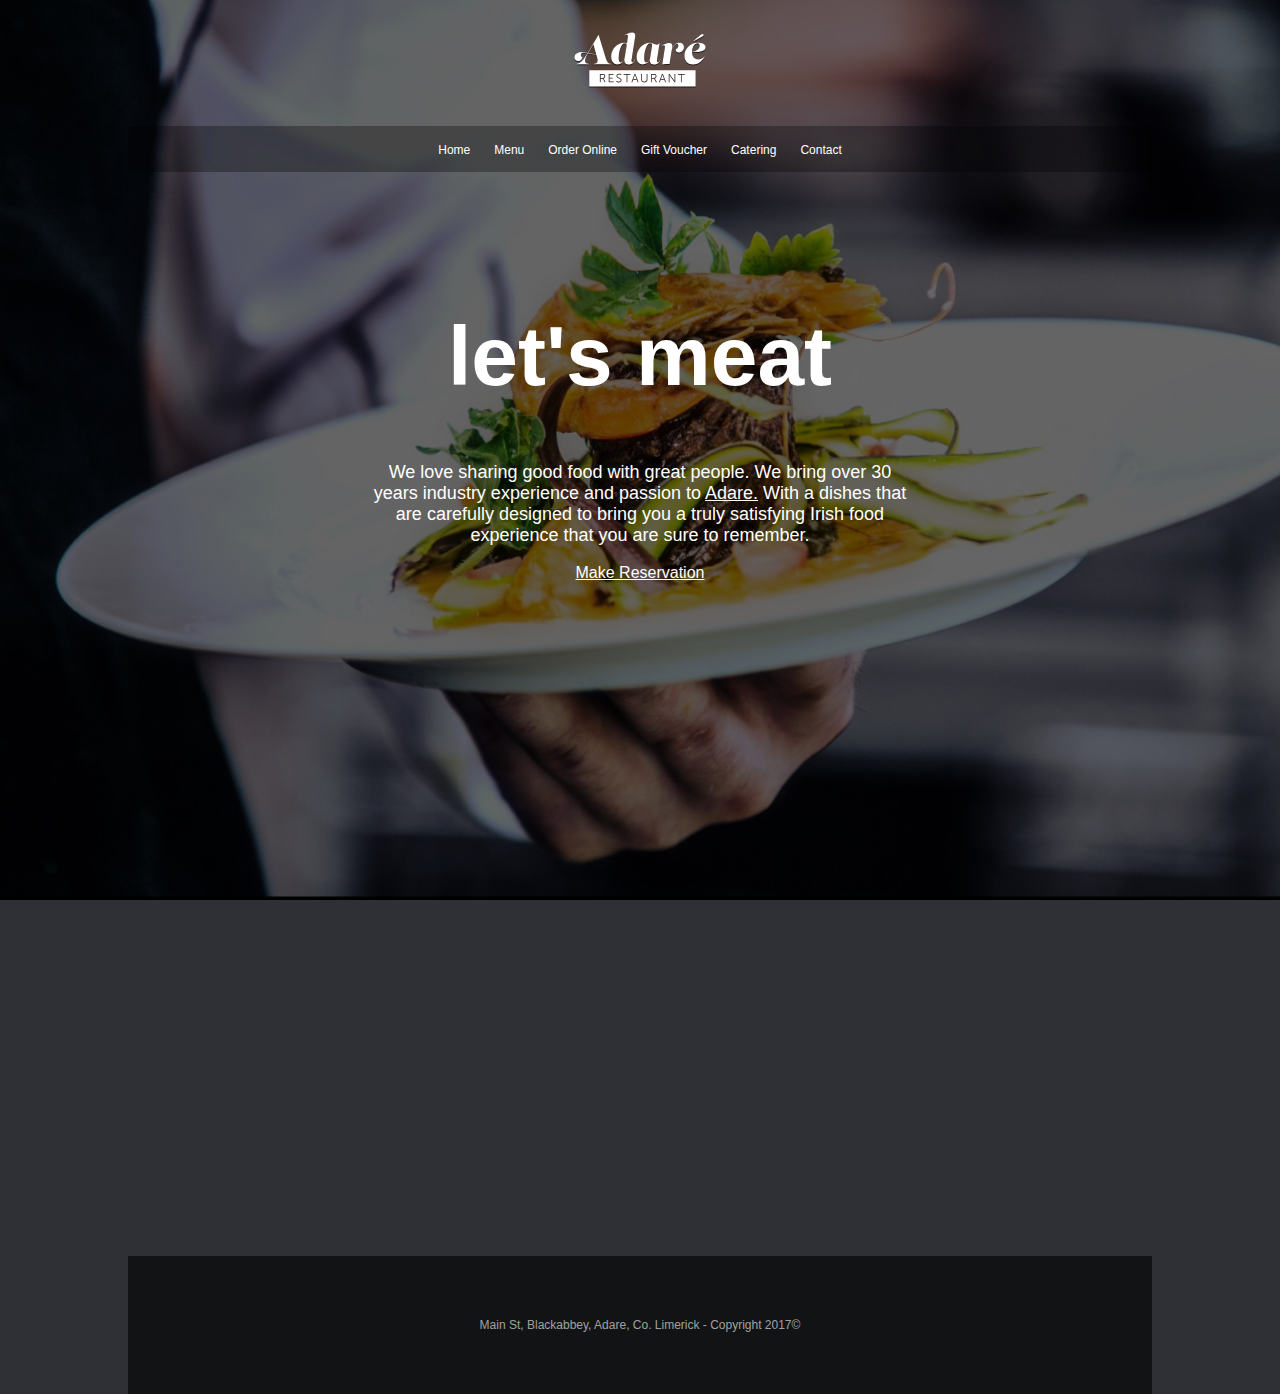
<file: 2024 Projects/Projects 1/index.html>
<!DOCTYPE html>
<html lang="en">
<head>
    <meta charset="UTF-8">
    <meta name="viewport" content="width=device-width, initial-scale=1.0">
    <title>Adare Restaurant</title>
    <link rel="stylesheet" href="style.css">
</head>
<body>

    <div class="container">
        <header>
            <img src="images/logo-adare-restaurant.png" alt="Logo for Adare Restaurant">
        </header>
    
        <nav>
            <a href="#">Home</a>
            <a href="#">Menu</a>
            <a href="#">Order Online</a>
            <a href="#">Gift Voucher</a>
            <a href="#">Catering</a>
            <a href="#">Contact</a>


        </nav>
    
        <main>
            <h1>let's meat</h1>
            <p>We love sharing good food with great people. We bring over 30 years industry experience and passion to <a href="#">Adare.</a> With a dishes that are carefully designed to bring you a truly satisfying Irish food experience that you are sure to remember. </p>
            <a href="mailto:angeljovanoski7@gmail.com?Subject=Reservations">Make Reservation</a>


        </main>
    <section class="maps">
        <iframe src="https://www.google.com/maps/embed?pb=!1m18!1m12!1m3!1d2425.3036599863717!2d-8.79400224672819!3d52.56411961338945!2m3!1f0!2f0!3f0!3m2!1i1024!2i768!4f13.1!3m3!1m2!1s0x485b47d17f22cc03%3A0xf1e7c6ddee4b06c5!2sThe%20Arches%20Restaurant%20Adare!5e0!3m2!1sen!2smk!4v1718119625977!5m2!1sen!2smk" width="1024" height="500" style="border:0;" allowfullscreen="" loading="lazy" referrerpolicy="no-referrer-when-downgrade"></iframe>
    </section>
        <footer>
            <p>Main St, Blackabbey, Adare, Co. Limerick - Copyright 2017©</p>

        </footer>
    
    </div>



</body>
</html>
</file>
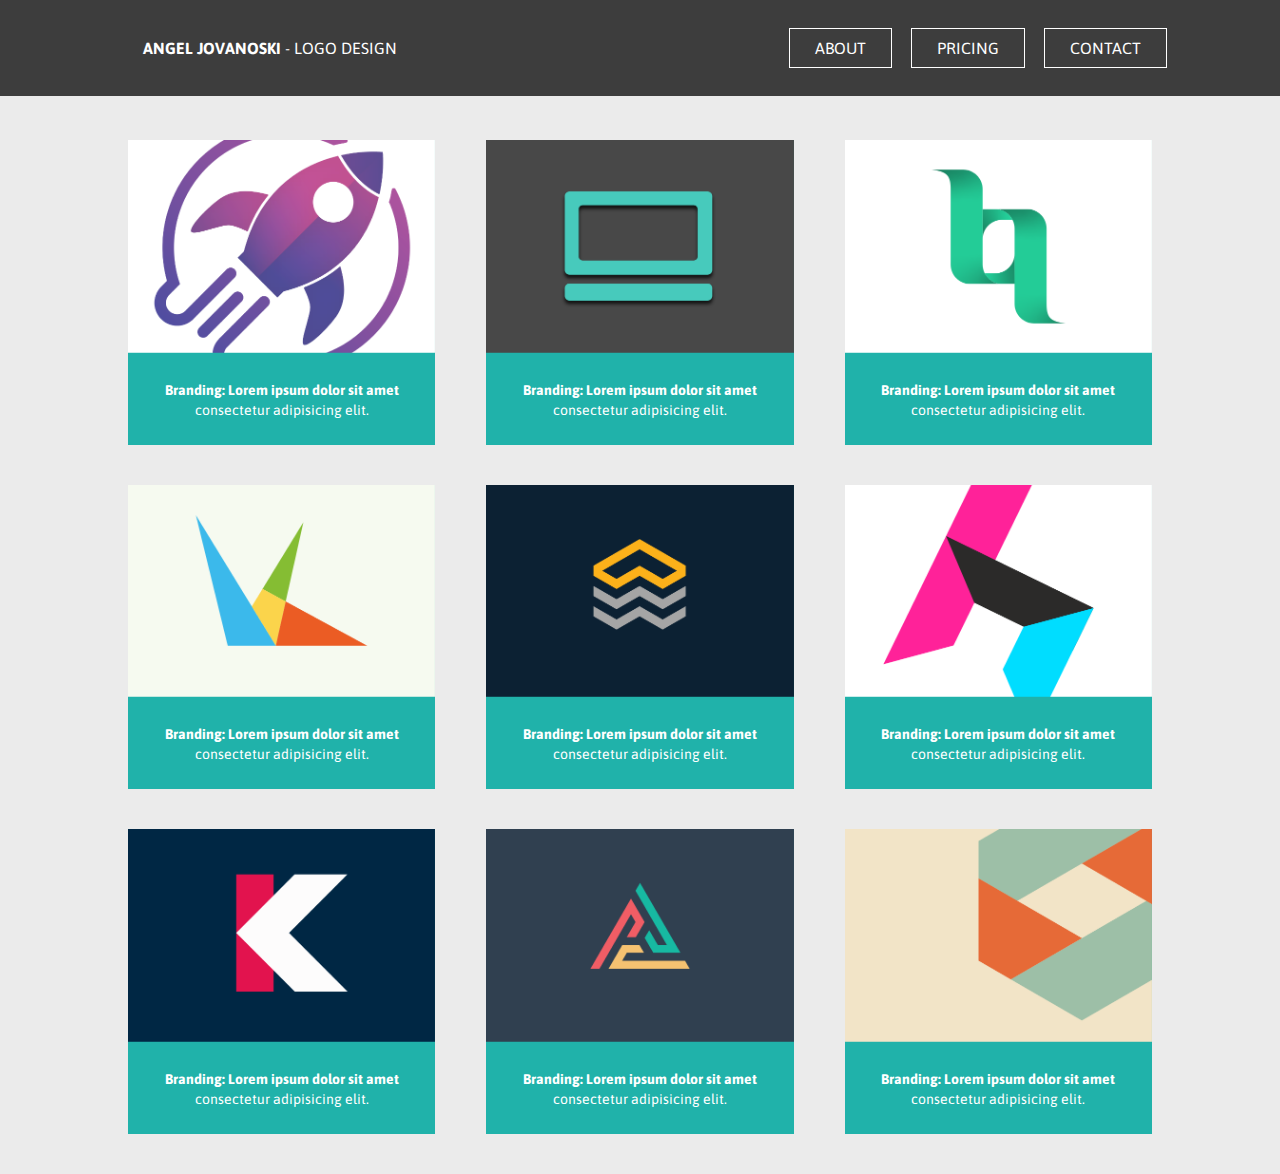
<file: 2024 Projects/Projects 3/index.html>
<!DOCTYPE html>
<html lang="en">
<head>
    <meta charset="UTF-8">
    <meta name="viewport" content="width=device-width, initial-scale=1.0">
    <title>Angel Jovanoski Web Design</title>
    <link rel="stylesheet" href="cssreset.css">
    <link rel="stylesheet" href="style.css">

    <!-- Fonts Embed -->
    <link rel="preconnect" href="https://fonts.googleapis.com">
    <link rel="preconnect" href="https://fonts.gstatic.com" crossorigin>
    <link href="https://fonts.googleapis.com/css2?family=Asap:ital,wght@0,100..900;1,100..900&display=swap" rel="stylesheet">
</head>
<body>


    <div class="header-container"> 
        <header>
            <div class="logo"><span class="bold">ANGEL JOVANOSKI</span> - LOGO DESIGN</div>
            <nav>
                <a href="#">ABOUT</a>
                <a href="#">PRICING</a>
                <a href="#">CONTACT</a>
                </nav>

                <div class="mobWrapper">

                    <img src="img/icon-burger-menu.svg" alt="" style="width: 30px;" class="burgerMenu">

                    <div class="dropDown">
                        <a href="#" class="navbutton">ABOUT</a>
                        <a href="#" class="navbutton">PRICING</a>
                        <a href="#" class="navbutton">CONTACT</a>
                    </div>


                </div>

        </header>
    </div>

    <div class="container">

        <div class="col"><img src="img/image1@2x.png" alt=""><p>Branding: Lorem ipsum dolor sit amet consectetur adipisicing elit.</p></div>
        <div class="col"><img src="img/image2@2x.png" alt=""><p>Branding: Lorem ipsum dolor sit amet consectetur adipisicing elit.</p></div>
        <div class="col"><img src="img/image3@2x.png" alt=""><p>Branding: Lorem ipsum dolor sit amet consectetur adipisicing elit.</p></div>
        <div class="col"><img src="img/image4@2x.png" alt=""><p>Branding: Lorem ipsum dolor sit amet consectetur adipisicing elit.</p></div>
        <div class="col hide-mobile"><img src="img/image5@2x.png" alt=""><p>Branding: Lorem ipsum dolor sit amet consectetur adipisicing elit.</p></div>
        <div class="col hide-mobile"><img src="img/image6@2x.png" alt=""><p>Branding: Lorem ipsum dolor sit amet consectetur adipisicing elit.</p></div>
        <div class="col hide-mobile"><img src="img/image7@2x.png " alt=""><p>Branding: Lorem ipsum dolor sit amet consectetur adipisicing elit.</p></div>
        <div class="col hide-mobile"><img src="img/image8@2x.png" alt=""><p>Branding: Lorem ipsum dolor sit amet consectetur adipisicing elit.</p></div>
        <div class="col hide-mobile"><img src="img/image9@2x.png" alt=""><p>Branding: Lorem ipsum dolor sit amet consectetur adipisicing elit.</p></div>
        <div class="col hide-desktop-only"><img src="img/image10@2x.png" alt=""><p>Branding: Lorem ipsum dolor sit amet consectetur adipisicing elit.</p>    </div>





    </div>

    <div class="footer-container">
        <footer>

        </footer>
    </div>

    <script src="https://code.jquery.com/jquery-3.7.1.js" integrity="sha256-eKhayi8LEQwp4NKxN+CfCh+3qOVUtJn3QNZ0TciWLP4=" crossorigin="anonymous"></script>
    <script src="scripts.js"></script>  
</body>
</html>
</file>
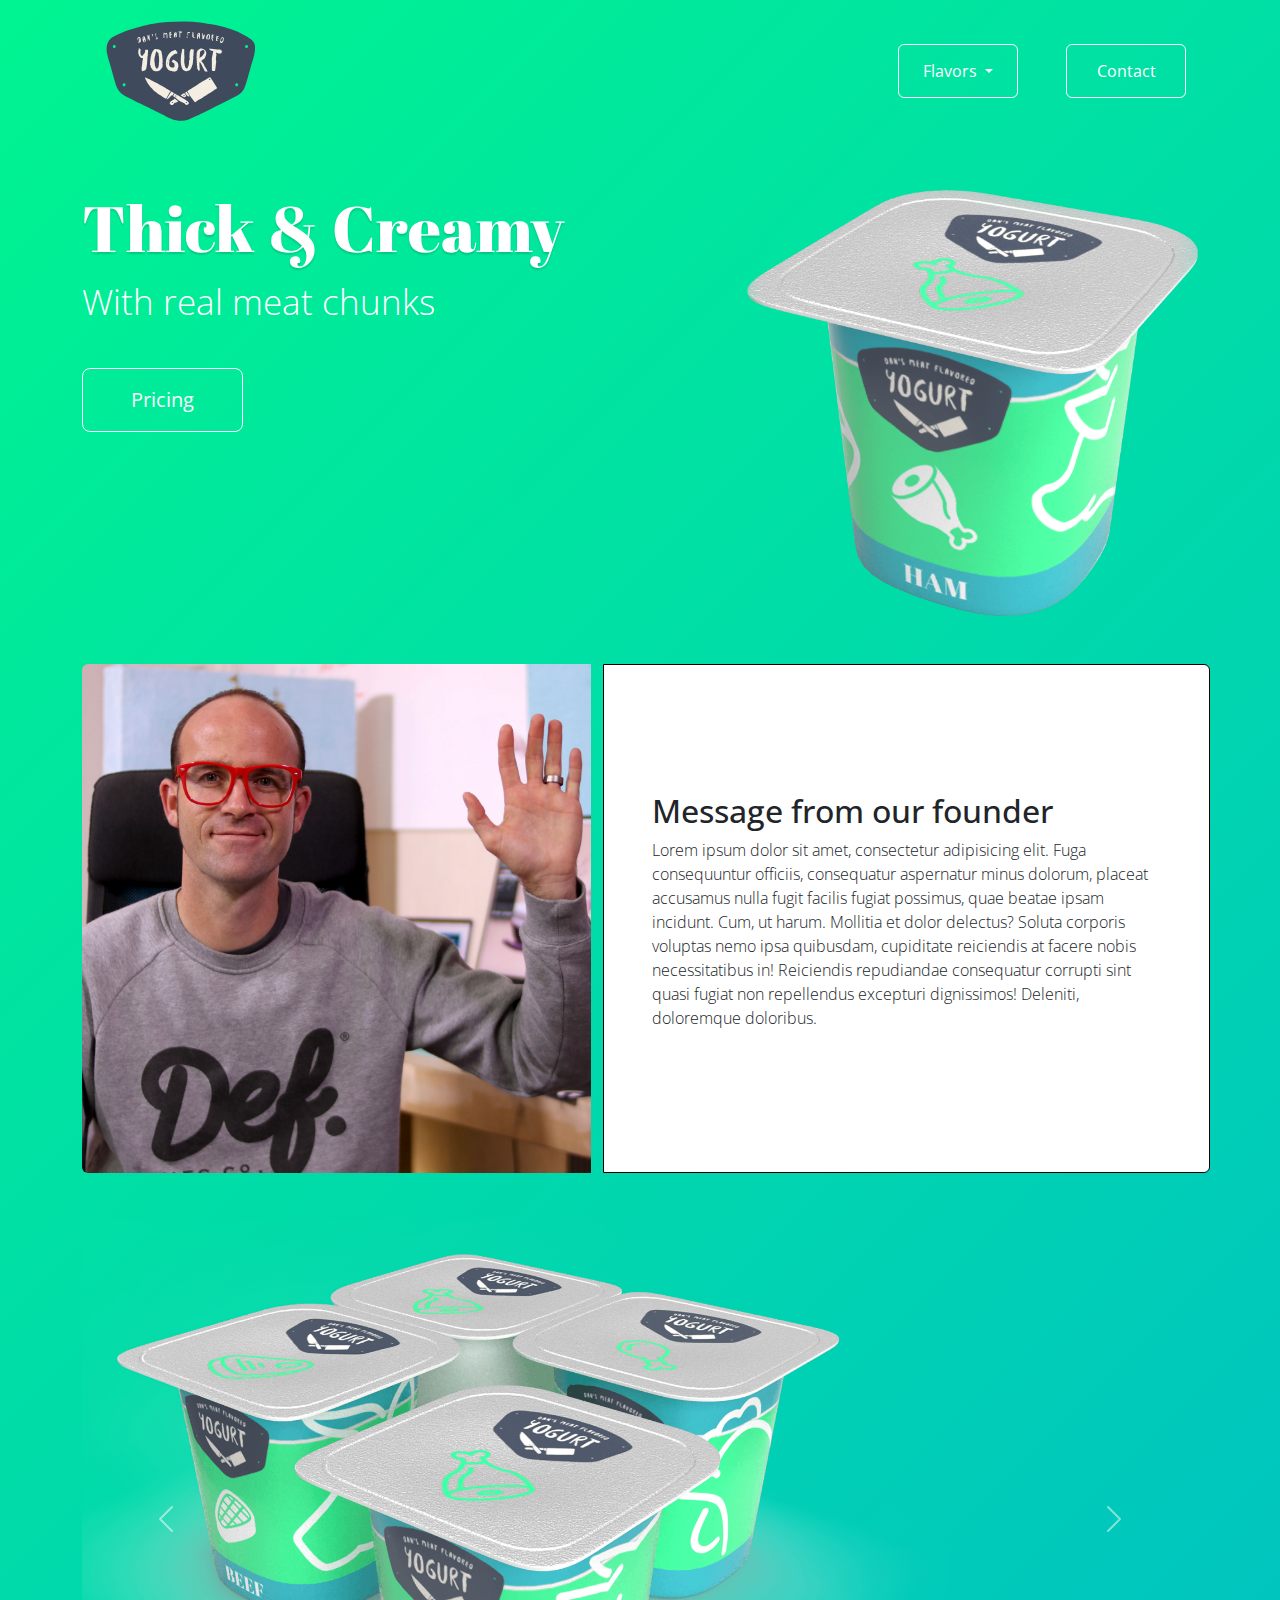
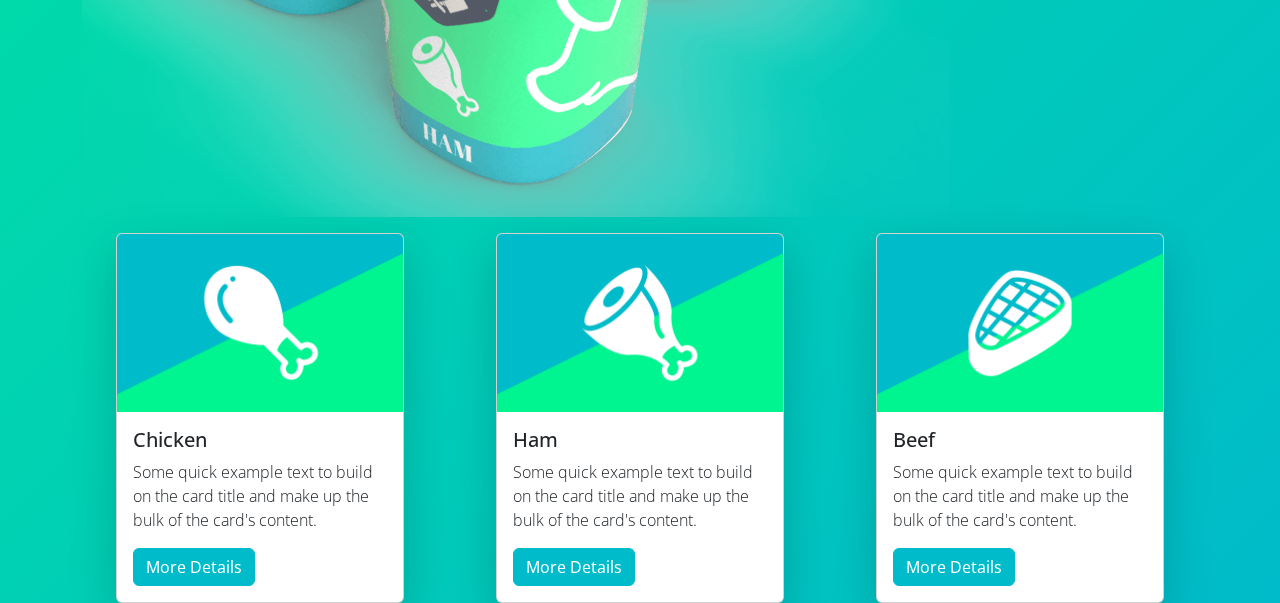
<file: 2024 Projects/Projects 4/index.html>
<!DOCTYPE html>
<html lang="en">

<head>
  <meta charset="UTF-8">
  <meta name="viewport" content="width=device-width, initial-scale=1, shrink-to-fit=no">
  <title>Document</title>

  <!-- Fonts -->
  <link rel="preconnect" href="https://fonts.googleapis.com">
  <link rel="preconnect" href="https://fonts.gstatic.com" crossorigin>
  <link
    href="https://fonts.googleapis.com/css2?family=Abril+Fatface&family=Open+Sans:ital,wght@0,300..800;1,300..800&display=swap"
    rel="stylesheet">

  <!-- Bootstrap -->
  <link href="https://cdn.jsdelivr.net/npm/bootstrap@5.3.3/dist/css/bootstrap.min.css" rel="stylesheet"
    integrity="sha384-QWTKZyjpPEjISv5WaRU9OFeRpok6YctnYmDr5pNlyT2bRjXh0JMhjY6hW+ALEwIH" crossorigin="anonymous">

  <!-- Personal CSS -->
  <link rel="stylesheet" href="style.css">

</head>


<body>

  <!-- Navigation Bar -->

  <div class="container">
    <nav class="navbar navbar-expand-lg navbar-dark">
      <div class="container-fluid">
        <nav class="navbar">
          <div class="container">
            <a class="navbar-brand" href="#">
              <img src="images/logo-dans-meat-yogurt.svg" alt="Bootstrap" width="150" height="100">
            </a>
          </div>
        </nav>
        <button class="navbar-toggler" type="button" data-bs-toggle="collapse" data-bs-target="#navbarSupportedContent"
          aria-controls="navbarSupportedContent" aria-expanded="false" aria-label="Toggle navigation">
          <span class="navbar-toggler-icon"></span>
        </button>
        <div class="collapse navbar-collapse" id="navbarSupportedContent">
          <ul class="navbar-nav ms-auto mb-2 mb-lg-0 float-end">

            <li class="nav-item dropdown btn btn-outline-light me-5" style="width: 120px;">
              <a class="nav-link dropdown-toggle text-white" href="#" role="button" data-bs-toggle="dropdown"
                aria-expanded="false">
                Flavors
              </a>
              <ul class="dropdown-menu">
                <li><a class="dropdown-item" href="#">Ham</a></li>
                <li><a class="dropdown-item" href="#">Beef</a></li>
                <li><a class="dropdown-item" href="#">Chicken</a></li>
                <li><a class="dropdown-item" href="#">Fish</a></li>
              </ul>
            </li>


            <li class="nav-item btn btn-outline-light" style="width: 120px;">
              <a class="nav-link text-white" href="#">Contact</a>
            </li>





          </ul>
        </div>
      </div>
    </nav>


    <!-- Jumbotron -->

    <div class="jumbotron mt-5">
      <div class="row">

        <div class="col-12 col-md-7 text-center text-md-start">
          <h1 class="display-3 text-white dropshadow">Thick & Creamy</h1>
          <p class="lead">With real meat chunks</p>
          <a class="btn btn-outline-light btn-lg mt-4 px-5 py-3 mb-5 mb-md-0" href="#" role="button">Pricing</a>
        </div>

        <div class="col-12 col-md-5">
          <img src="images/hero1.png" class="img-fluid" alt="Meat yogurt">
        </div>
      </div>
    </div>


    <!-- Message from founder -->
    <div class="row my-5">
      <div class="col-12 col-lg 5 d-md-none d-lg-block"><img src="images/headshot-dan.jpg" class="img-fluid border-0 rounded-start"
          alt="Daniel"></div>
      <div class="col-12 col-md-12 col-lg 7 bg-white p-5 d-flex align-items-center border border-black rounded-end">
        <section>
          <h2>Message from our founder</h2>
          <p>Lorem ipsum dolor sit amet, consectetur adipisicing elit. Fuga consequuntur officiis, consequatur
            aspernatur minus dolorum, placeat accusamus nulla fugit facilis fugiat possimus, quae beatae ipsam incidunt.
            Cum, ut harum. Mollitia et dolor delectus? Soluta corporis voluptas nemo ipsa quibusdam, cupiditate
            reiciendis at facere nobis necessitatibus in! Reiciendis repudiandae consequatur corrupti sint quasi fugiat
            non repellendus excepturi dignissimos! Deleniti, doloremque doloribus.</p>
        </section>
      </div>
    </div>





    <!-- Carousel -->

    <div id="carouselExample" class="carousel slide d-none d-sm-block
">
      <div class="carousel-inner">
        <div class="carousel-item active">
          <img src="images/yogurt-1.png" class="d-block w-100" alt="...">
        </div>
        <div class="carousel-item">
          <img src="images/yogurt-2.png" class="d-block w-100" alt="...">
        </div>
        <div class="carousel-item">
          <img src="images/yogurt-3.png" class="d-block w-100" alt="...">
        </div>
      </div>
      <button class="carousel-control-prev" type="button" data-bs-target="#carouselExample" data-bs-slide="prev">
        <span class="carousel-control-prev-icon" aria-hidden="true"></span>
        <span class="visually-hidden">Previous</span>
      </button>
      <button class="carousel-control-next" type="button" data-bs-target="#carouselExample" data-bs-slide="next">
        <span class="carousel-control-next-icon" aria-hidden="true"></span>
        <span class="visually-hidden">Next</span>
      </button>
    </div>


    <!-- Cards -->

    <div class="row row-cols-1 row-cols-md-2 row-cols-lg-3">
      <div class="col d-flex justify-content-center mt-4 mt-lg-3">
        <div class="card shadow-lg" style="width: 18rem;">
          <img src="images/product1.png" class="card-img-top" alt="...">
          <div class="card-body">
            <h5 class="card-title">Chicken</h5>
            <p class="card-text">Some quick example text to build on the card title and make up the bulk of the card's
              content.</p>
            <a href="#" class="btn btn-primary stretched-link">More Details</a>
          </div>
        </div>
      </div>
      <div class="col d-flex justify-content-center mt-4 mt-lg-3">
        <div class="card shadow-lg" style="width: 18rem;">
          <img src="images/product2.png" class="card-img-top" alt="...">
          <div class="card-body">
            <h5 class="card-title">Ham</h5>
            <p class="card-text">Some quick example text to build on the card title and make up the bulk of the card's
              content.</p>
            <a href="#" class="btn btn-primary stretched-link">More Details</a>
          </div>
        </div>
      </div>
      <div class="col d-flex justify-content-center mt-4 mt-lg-3">
        <div class="card shadow-lg" style="width: 18rem;">
          <img src="images/product3.png" class="card-img-top" alt="...">
          <div class="card-body">
            <h5 class="card-title">Beef</h5>
            <p class="card-text">Some quick example text to build on the card title and make up the bulk of the card's
              content.</p>
            <a href="#" class="btn btn-primary stretched-link">More Details</a>
          </div>
        </div>
      </div>
    </div>



    <!-- End of Container -->
  </div>











  <script src="https://cdn.jsdelivr.net/npm/@popperjs/core@2.11.8/dist/umd/popper.min.js"
    integrity="sha384-I7E8VVD/ismYTF4hNIPjVp/Zjvgyol6VFvRkX/vR+Vc4jQkC+hVqc2pM8ODewa9r"
    crossorigin="anonymous"></script>
  <script src="https://cdn.jsdelivr.net/npm/bootstrap@5.3.3/dist/js/bootstrap.min.js"
    integrity="sha384-0pUGZvbkm6XF6gxjEnlmuGrJXVbNuzT9qBBavbLwCsOGabYfZo0T0to5eqruptLy"
    crossorigin="anonymous"></script>
  <script src="https://code.jquery.com/jquery-3.7.1.js" integrity="sha256-eKhayi8LEQwp4NKxN+CfCh+3qOVUtJn3QNZ0TciWLP4="
    crossorigin="anonymous"></script>
</body>

</html>
</file>
<file: 2024 Projects/Projects 1/style.css>
html{
height: 100%;
}

body{
    background-color: #2f3035;
    background-image: url(images/background-adare-restaurant.jpg);
    background-size: cover;
    background-repeat: no-repeat;
    background-position: center;
}



.container{
    margin-left: auto;
    margin-right: auto;
    width: 1024px;
}

header{

    height: 118px;
    text-align: center;
}
nav{
    background-color: rgba(0, 0, 0, 0.3);
    text-align: center;
    padding-top: 14px;
    padding-bottom:14px;
}
main{
    height: 400px;
    text-align: center;
    padding-top: 80px;
    padding-left: 240px;
    padding-right: 240px;
}
footer{
    background-color: rgba(0, 0, 0, 0.599);
    text-align: center;
    padding-top: 50px;
    padding-bottom: 50px;
}
footer p{
    font-size: 12px;
    color: rgba(255, 255, 255, 0.606);
}
h1{
    font-size:84px;
    color:white;
    font-family:Arial, Helvetica, sans-serif;
}
p{
    font-size:18px;
    color:white;
    font-family:Arial, Helvetica, sans-serif;
}
a{
    color: white;
    font-family: Arial, Helvetica, sans-serif;
    /* text-decoration: none; */
}
nav a{
    text-decoration:none;
    font-size:12px;
    padding-left: 10px;
    padding-right: 10px;
}
.maps{
    padding-bottom: 100px;
}
</file>
<file: 2024 Projects/Projects 3/style.css>
/* Global View */

body {
    font-family: "Asap", sans-serif;
    background-color: #ebebeb;
}

a{        color:white;
    text-decoration: none;}

.container {
    min-height: 500px;
    max-width: 1024px;
    margin: 0 auto;
    padding:140px 15px 0px 15px;
    display: flex;
    justify-content: space-between;
    flex-wrap: wrap;
}

.hide-desktop-only {
    display: none;
}

.col {
    background-color: lightseagreen;
    width: 30%;
    margin-bottom: 40px;
    text-align: center;
}


.col img {
    width: 100%;
    height: auto;
}

.col p {
    font-size: 0.875rem;
    padding: 25px 30px;
    color: white;
    line-height: 1.25rem;
}

.col p::first-line {
    font-weight: 700;
}


.header-container{

    background-color: #3D3D3D;
    padding: 40px 15px;
    position:fixed;
    width: 100%;
}

header
{  
    max-width: 1024px;
    margin: 0 auto;
    color: white;
    display: flex;
    justify-content: space-between;
    
}

.bold
{
    font-weight: 700;
}

nav a
{
    padding: 10px 25px;
    margin-left: 15px;
    border: 1px solid white;
    color: white;
    text-decoration: none;
}
.mobWrapper
{
    display:none;
} 






/* Tablet View */
@media (max-width:768px) {

    .header-container{
        padding: 0 5px;
    }
    .burgerMenu{margin: 30px 0;}

    .logo
    {
        padding: 40px 0;
    }
    
    .col {
        width: 45%;
    }

    nav
    {
        display: none;
    }

    .hide-desktop-only {
        display: block;
    }

    .mobWrapper{
        display:block;
        padding-right: 30px;
        align-items: center;
    }

    .navbutton{
        display:block;
        background-color: coral;
        padding: 15px 30px;
        margin-left: -70px;
        text-align:center;
        
    }
    
    .dropDown
    {
        display:none;
        position: absolute ;
        margin-top: -15px;
    }
}

/* Mobile View */
@media (max-width:660px) {
    .col {
        width: 99%;
    }

    .hide-mobile {
        display: none;
    }
    .header-container{ position:relative; margin-bottom: -100px;}
    
    .logo{
        min-height: 50px;
    }
}
</file>
<file: 2024 Projects/Projects 4/style.css>
body
{
    background-image: linear-gradient(135deg, #00f490, #00BBC9);
    font-family: "Open Sans", sans-serif;
    font-weight: 300;
}

h1
{
    font-family: "Abril Fatface", cursive;
}

.jumbotron
{
    background-color: transparent;
}

.dropshadow
{
    text-shadow:0px 2px 2px rgba(0, 0, 0, 0.155);
}

.lead {
    color: white;
    font-size: 2.2rem;
}

.btn-outline-light
{border-color: white;}

.btn-outline-light:hover{background-color: rgba(255, 255, 255, 0.202);
color: white;}

.whitetext { color:white}

.navbar-dark{border-color: white}

.btn-primary, .btn-primary:hover
{
    background-color: #00BBC9;
    border-color:#00BBC9;
}
</file>
<file: 2024 Projects/Projects 3/cssreset.css>
/* http://meyerweb.com/eric/tools/css/reset/ 
   v2.0 | 20110126
   License: none (public domain)
*/

html, body, div, span, applet, object, iframe,
h1, h2, h3, h4, h5, h6, p, blockquote, pre,
a, abbr, acronym, address, big, cite, code,
del, dfn, em, img, ins, kbd, q, s, samp,
small, strike, strong, sub, sup, tt, var,
b, u, i, center,
dl, dt, dd, ol, ul, li,
fieldset, form, label, legend,
table, caption, tbody, tfoot, thead, tr, th, td,
article, aside, canvas, details, embed, 
figure, figcaption, footer, header, hgroup, 
menu, nav, output, ruby, section, summary,
time, mark, audio, video {
	margin: 0;
	padding: 0;
	border: 0;
	font-size: 100%;
	font: inherit;
	vertical-align: baseline;
}
/* HTML5 display-role reset for older browsers */
article, aside, details, figcaption, figure, 
footer, header, hgroup, menu, nav, section {
	display: block;
}
body {
	line-height: 1;
}
ol, ul {
	list-style: none;
}
blockquote, q {
	quotes: none;
}
blockquote:before, blockquote:after,
q:before, q:after {
	content: '';
	content: none;
}
table {
	border-collapse: collapse;
	border-spacing: 0;
}
</file>
